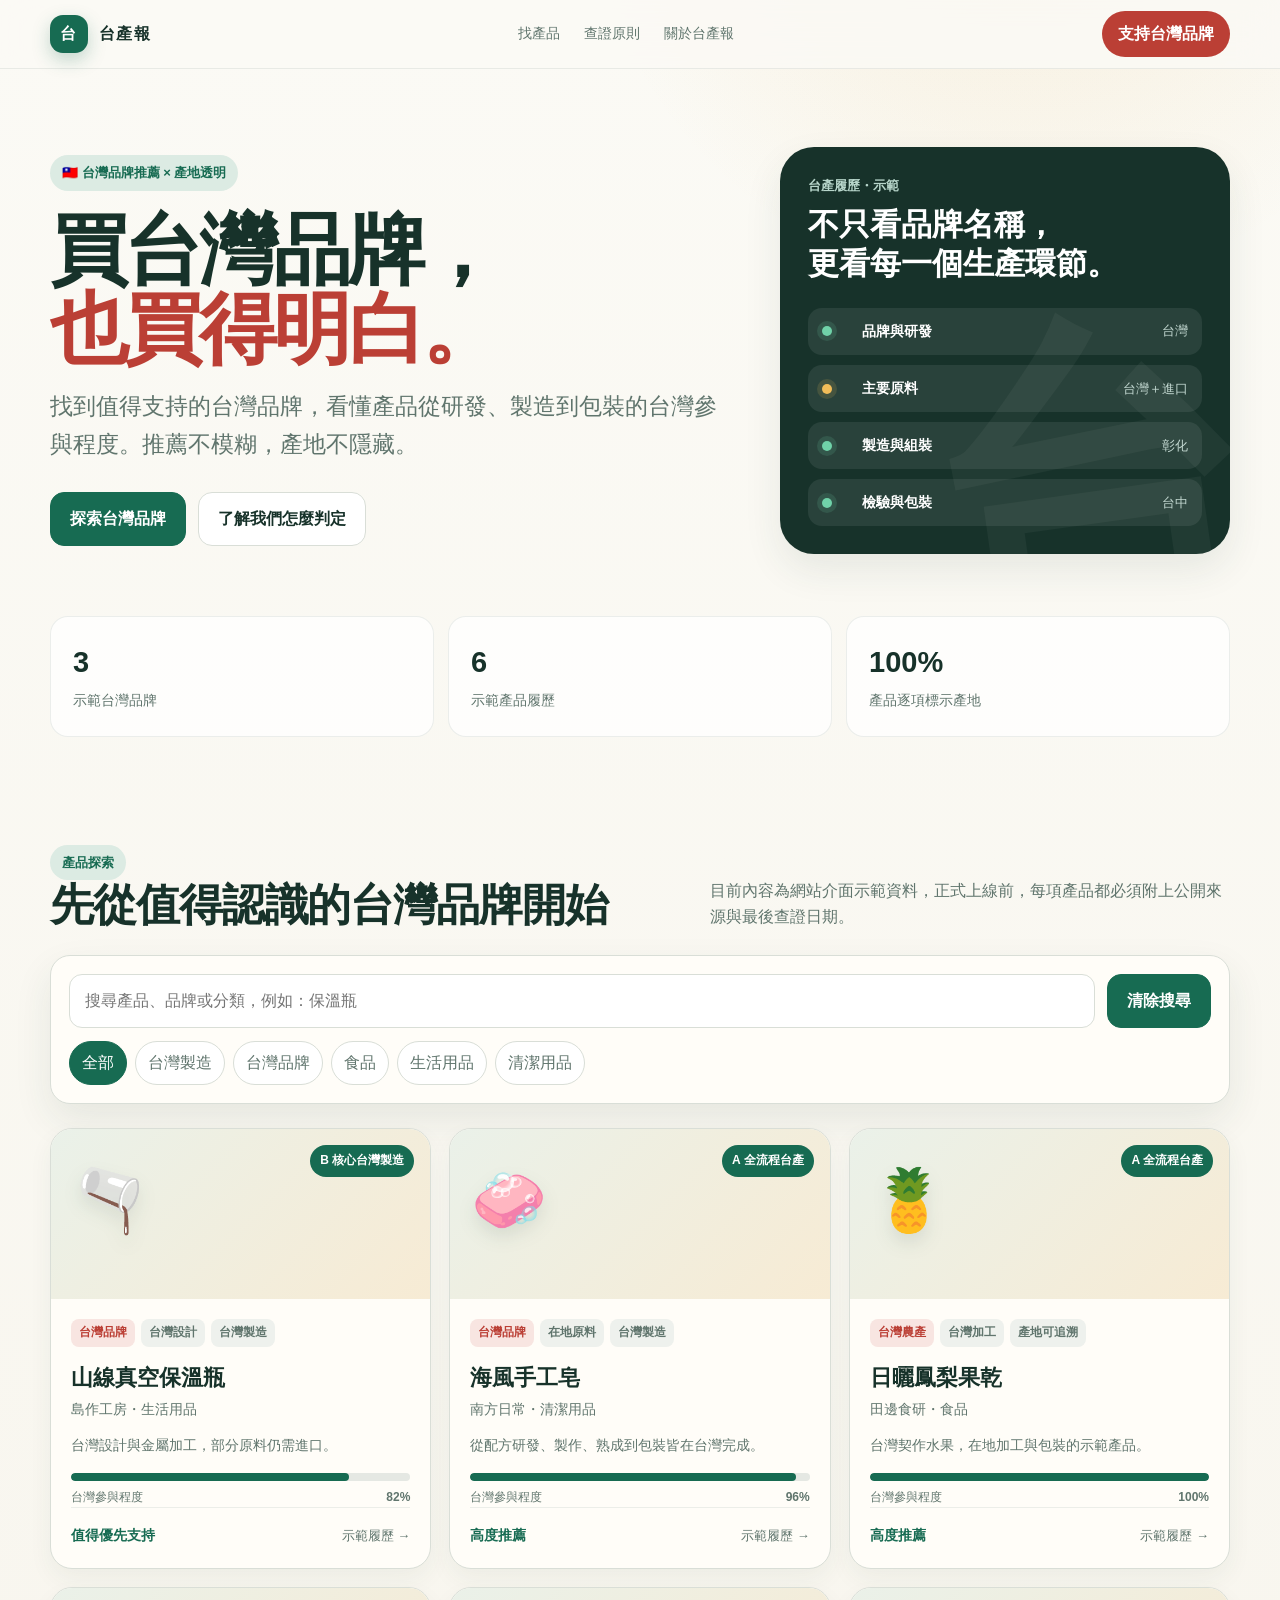
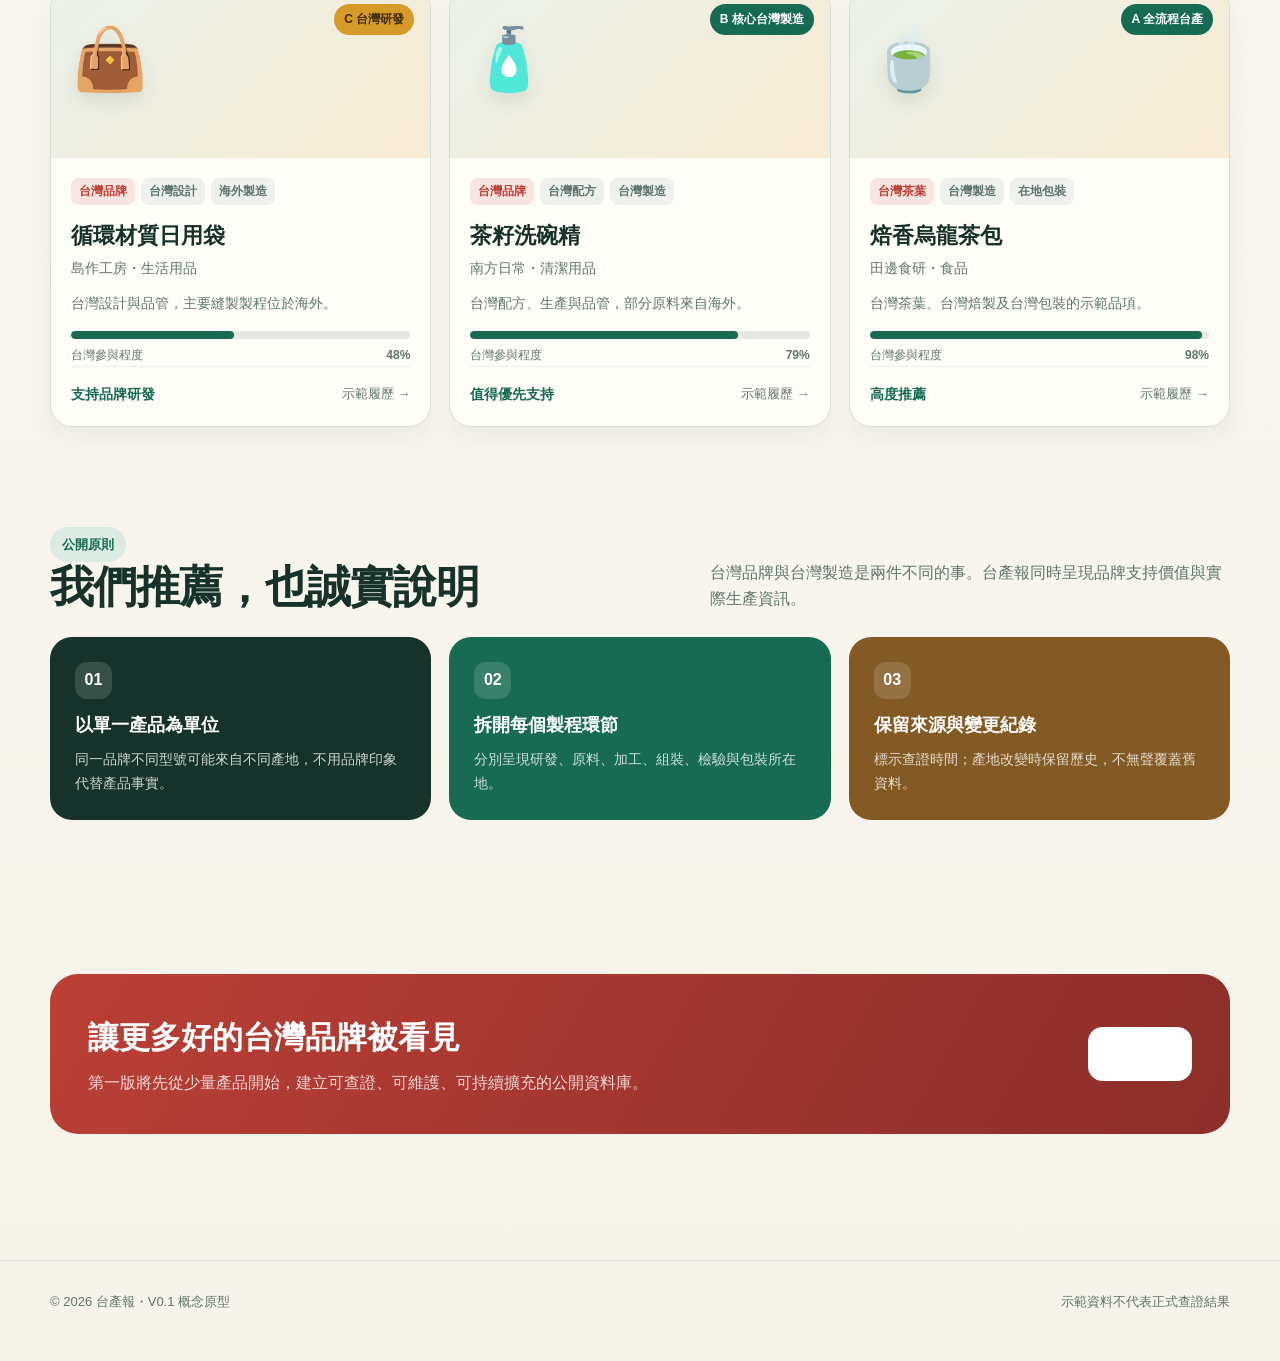
<file: versions_review/v0.1/index.html>
<!doctype html>
<html lang="zh-Hant">
<head>
  <meta charset="utf-8" />
  <meta name="viewport" content="width=device-width, initial-scale=1" />
  <title>台產報｜台灣品牌推薦與產地透明平台</title>
  <meta name="description" content="找到值得支持的台灣品牌，看懂每項產品真正的產地與製造履歷。" />
  <style>
    :root {
      --ink: #17322a;
      --muted: #60756d;
      --paper: #f6f3ea;
      --card: #fffdf8;
      --green: #176b52;
      --green-2: #dcebe3;
      --red: #bb3f35;
      --gold: #d69a28;
      --line: #d9ded7;
      --shadow: 0 16px 38px rgba(31, 66, 54, .09);
      --radius: 22px;
    }
    * { box-sizing: border-box; }
    html { scroll-behavior: smooth; }
    body {
      margin: 0;
      color: var(--ink);
      background:
        radial-gradient(circle at 80% -5%, rgba(214,154,40,.13), transparent 28rem),
        linear-gradient(180deg, #fbfaf5 0%, var(--paper) 100%);
      font-family: -apple-system, BlinkMacSystemFont, "PingFang TC", "Noto Sans TC", "Microsoft JhengHei", sans-serif;
      line-height: 1.65;
    }
    a { color: inherit; }
    button, input { font: inherit; }
    .wrap { width: min(1180px, calc(100% - 36px)); margin: 0 auto; }
    .topbar {
      position: sticky; top: 0; z-index: 30;
      backdrop-filter: blur(18px);
      background: rgba(251,250,245,.86);
      border-bottom: 1px solid rgba(23,50,42,.08);
    }
    .nav { min-height: 68px; display: flex; align-items: center; justify-content: space-between; gap: 20px; }
    .brand { display: flex; align-items: center; gap: 11px; font-weight: 900; letter-spacing: .08em; text-decoration: none; }
    .mark {
      width: 38px; aspect-ratio: 1; border-radius: 13px; display: grid; place-items: center;
      color: white; background: var(--green); box-shadow: 0 7px 18px rgba(23,107,82,.25);
    }
    .navlinks { display: flex; gap: 24px; font-size: 14px; color: var(--muted); }
    .navlinks a { text-decoration: none; }
    .nav-cta { border: 0; color: white; background: var(--red); padding: 10px 16px; border-radius: 999px; font-weight: 800; }

    .hero { padding: 78px 0 48px; }
    .hero-grid { display: grid; grid-template-columns: 1.2fr .8fr; gap: 56px; align-items: center; }
    .eyebrow { display: inline-flex; gap: 8px; align-items: center; color: var(--green); background: var(--green-2); border-radius: 999px; padding: 7px 12px; font-size: 13px; font-weight: 800; }
    h1 { margin: 20px 0 18px; font-size: clamp(42px, 7vw, 78px); line-height: 1.02; letter-spacing: -.045em; }
    h1 span { color: var(--red); }
    .lead { max-width: 720px; margin: 0 0 28px; color: var(--muted); font-size: clamp(18px, 2.2vw, 23px); }
    .hero-actions { display: flex; gap: 12px; flex-wrap: wrap; }
    .btn { border: 1px solid var(--line); background: white; padding: 13px 19px; border-radius: 14px; font-weight: 850; text-decoration: none; cursor: pointer; }
    .btn.primary { background: var(--green); color: white; border-color: var(--green); }
    .hero-card {
      position: relative; overflow: hidden; min-height: 390px; padding: 28px;
      border-radius: 34px; background: var(--ink); color: white; box-shadow: var(--shadow);
    }
    .hero-card::after {
      content: "台"; position: absolute; right: -24px; bottom: -96px; font-size: 330px; line-height: 1; font-weight: 1000;
      color: rgba(255,255,255,.045); transform: rotate(-8deg);
    }
    .card-kicker { color: #b8d6cb; font-size: 13px; font-weight: 800; }
    .hero-card h2 { margin: 10px 0 24px; font-size: 31px; line-height: 1.25; }
    .track { display: grid; gap: 10px; position: relative; z-index: 1; }
    .track-row { display: grid; grid-template-columns: 28px 1fr auto; gap: 12px; align-items: center; padding: 12px 14px; border-radius: 14px; background: rgba(255,255,255,.08); }
    .track-row strong { font-size: 14px; }
    .track-row small { color: #c3d8d1; }
    .dot { width: 10px; aspect-ratio: 1; border-radius: 50%; background: #70d2a9; box-shadow: 0 0 0 5px rgba(112,210,169,.14); }
    .dot.warn { background: #f2bd59; box-shadow: 0 0 0 5px rgba(242,189,89,.14); }

    .stats { display: grid; grid-template-columns: repeat(3,1fr); gap: 14px; margin: 14px auto 58px; }
    .stat { padding: 22px; background: rgba(255,255,255,.72); border: 1px solid rgba(23,50,42,.08); border-radius: 18px; }
    .stat b { display: block; font-size: 29px; }
    .stat span { color: var(--muted); font-size: 14px; }

    section { padding: 50px 0; }
    .section-head { display: flex; align-items: end; justify-content: space-between; gap: 24px; margin-bottom: 24px; }
    .section-head h2 { margin: 0; font-size: clamp(29px, 4vw, 44px); line-height: 1.15; letter-spacing: -.025em; }
    .section-head p { margin: 0; color: var(--muted); max-width: 520px; }

    .searchbox { padding: 18px; background: var(--card); border: 1px solid var(--line); border-radius: 20px; box-shadow: var(--shadow); }
    .searchrow { display: grid; grid-template-columns: 1fr auto; gap: 12px; }
    .searchrow input { width: 100%; border: 1px solid var(--line); border-radius: 13px; padding: 13px 15px; outline: none; background: white; }
    .searchrow input:focus { border-color: var(--green); box-shadow: 0 0 0 3px rgba(23,107,82,.11); }
    .chips { display: flex; gap: 8px; flex-wrap: wrap; margin-top: 13px; }
    .chip { border: 1px solid var(--line); background: white; color: var(--muted); border-radius: 999px; padding: 8px 12px; cursor: pointer; }
    .chip.active { background: var(--green); border-color: var(--green); color: white; }

    .products { display: grid; grid-template-columns: repeat(3,1fr); gap: 18px; margin-top: 24px; }
    .product { display: flex; flex-direction: column; min-height: 100%; background: var(--card); border: 1px solid var(--line); border-radius: var(--radius); overflow: hidden; box-shadow: 0 10px 24px rgba(31,66,54,.055); }
    .product-top { min-height: 170px; padding: 21px; position: relative; background: linear-gradient(135deg, #eaf1e9, #f7ebd4); }
    .product-icon { font-size: 61px; filter: drop-shadow(0 9px 9px rgba(23,50,42,.1)); }
    .level { position: absolute; top: 16px; right: 16px; color: white; background: var(--green); border-radius: 999px; padding: 6px 10px; font-size: 12px; font-weight: 900; }
    .level.c { background: var(--gold); color: #3f2d0a; }
    .product-body { padding: 20px; display: flex; flex-direction: column; flex: 1; }
    .badges { display: flex; flex-wrap: wrap; gap: 6px; }
    .badge { font-size: 12px; font-weight: 750; background: #eef1ed; color: var(--muted); padding: 4px 8px; border-radius: 8px; }
    .badge.brand-badge { color: var(--red); background: #f8e5e1; }
    .product h3 { margin: 13px 0 2px; font-size: 22px; }
    .maker { color: var(--muted); font-size: 14px; }
    .product-desc { color: var(--muted); font-size: 14px; margin: 12px 0 16px; }
    .meter { height: 8px; background: #e5e8e3; border-radius: 99px; overflow: hidden; }
    .meter > span { height: 100%; display: block; background: var(--green); border-radius: inherit; }
    .meter-label { display: flex; justify-content: space-between; margin-top: 7px; font-size: 12px; color: var(--muted); }
    .product-foot { margin-top: auto; padding-top: 16px; display: flex; justify-content: space-between; align-items: center; border-top: 1px solid #eceee9; }
    .recommend { color: var(--green); font-weight: 900; font-size: 14px; }
    .detail { font-size: 13px; color: var(--muted); }
    .empty { grid-column: 1/-1; text-align: center; color: var(--muted); padding: 46px; border: 1px dashed var(--line); border-radius: var(--radius); }

    .principles { display: grid; grid-template-columns: repeat(3,1fr); gap: 18px; }
    .principle { background: var(--ink); color: white; padding: 25px; border-radius: 22px; }
    .principle:nth-child(2) { background: var(--green); }
    .principle:nth-child(3) { background: #845a24; }
    .principle b { display: block; font-size: 18px; margin: 12px 0 8px; }
    .principle p { margin: 0; opacity: .78; font-size: 14px; }
    .num { display: grid; place-items: center; width: 37px; aspect-ratio: 1; border-radius: 12px; background: rgba(255,255,255,.14); font-weight: 900; }

    .cta { margin: 54px auto 76px; padding: 38px; border-radius: 28px; color: white; background: linear-gradient(120deg, var(--red), #8c2e29); display: flex; align-items: center; justify-content: space-between; gap: 25px; }
    .cta h2 { margin: 0 0 7px; font-size: 31px; }
    .cta p { margin: 0; color: rgba(255,255,255,.8); }
    .cta .btn { border-color: white; white-space: nowrap; }
    footer { padding: 30px 0 48px; color: var(--muted); border-top: 1px solid var(--line); font-size: 13px; }
    .footer-row { display: flex; justify-content: space-between; gap: 20px; }

    @media (max-width: 900px) {
      .hero-grid, .products, .principles { grid-template-columns: 1fr 1fr; }
      .hero-grid > :first-child { grid-column: 1/-1; }
      .hero-card { min-height: auto; }
      .products .product:last-child { grid-column: 1/-1; }
    }
    @media (max-width: 650px) {
      .wrap { width: min(100% - 24px, 1180px); }
      .navlinks { display: none; }
      .hero { padding-top: 48px; }
      .hero-grid, .products, .principles, .stats { grid-template-columns: 1fr; gap: 12px; }
      .products .product:last-child { grid-column: auto; }
      .section-head, .cta, .footer-row { align-items: flex-start; flex-direction: column; }
      .searchrow { grid-template-columns: 1fr; }
      .hero-card { padding: 22px; }
      .cta { padding: 26px; }
    }
  </style>
</head>
<body>
  <header class="topbar">
    <div class="wrap nav">
      <a class="brand" href="#top"><span class="mark">台</span><span>台產報</span></a>
      <nav class="navlinks" aria-label="主要導覽">
        <a href="#products">找產品</a>
        <a href="#method">查證原則</a>
        <a href="#about">關於台產報</a>
      </nav>
      <button class="nav-cta" onclick="document.querySelector('#products').scrollIntoView()">支持台灣品牌</button>
    </div>
  </header>

  <main id="top">
    <section class="hero">
      <div class="wrap hero-grid">
        <div>
          <span class="eyebrow">🇹🇼 台灣品牌推薦 × 產地透明</span>
          <h1>買台灣品牌，<br><span>也買得明白。</span></h1>
          <p class="lead">找到值得支持的台灣品牌，看懂產品從研發、製造到包裝的台灣參與程度。推薦不模糊，產地不隱藏。</p>
          <div class="hero-actions">
            <a class="btn primary" href="#products">探索台灣品牌</a>
            <a class="btn" href="#method">了解我們怎麼判定</a>
          </div>
        </div>

        <aside class="hero-card" aria-label="台產履歷示範">
          <div class="card-kicker">台產履歷・示範</div>
          <h2>不只看品牌名稱，<br>更看每一個生產環節。</h2>
          <div class="track">
            <div class="track-row"><span class="dot"></span><strong>品牌與研發</strong><small>台灣</small></div>
            <div class="track-row"><span class="dot warn"></span><strong>主要原料</strong><small>台灣＋進口</small></div>
            <div class="track-row"><span class="dot"></span><strong>製造與組裝</strong><small>彰化</small></div>
            <div class="track-row"><span class="dot"></span><strong>檢驗與包裝</strong><small>台中</small></div>
          </div>
        </aside>
      </div>
    </section>

    <div class="wrap stats" aria-label="網站示範統計">
      <div class="stat"><b id="brandCount">3</b><span>示範台灣品牌</span></div>
      <div class="stat"><b id="productCount">6</b><span>示範產品履歷</span></div>
      <div class="stat"><b>100%</b><span>產品逐項標示產地</span></div>
    </div>

    <section id="products">
      <div class="wrap">
        <div class="section-head">
          <div><span class="eyebrow">產品探索</span><h2>先從值得認識的台灣品牌開始</h2></div>
          <p>目前內容為網站介面示範資料，正式上線前，每項產品都必須附上公開來源與最後查證日期。</p>
        </div>

        <div class="searchbox">
          <div class="searchrow">
            <input id="searchInput" type="search" placeholder="搜尋產品、品牌或分類，例如：保溫瓶" aria-label="搜尋產品" />
            <button class="btn primary" id="clearBtn">清除搜尋</button>
          </div>
          <div class="chips" id="chips" aria-label="產品篩選">
            <button class="chip active" data-filter="all">全部</button>
            <button class="chip" data-filter="made">台灣製造</button>
            <button class="chip" data-filter="brand">台灣品牌</button>
            <button class="chip" data-filter="food">食品</button>
            <button class="chip" data-filter="home">生活用品</button>
            <button class="chip" data-filter="clean">清潔用品</button>
          </div>
        </div>

        <div class="products" id="productGrid" aria-live="polite"></div>
      </div>
    </section>

    <section id="method">
      <div class="wrap">
        <div class="section-head">
          <div><span class="eyebrow">公開原則</span><h2>我們推薦，也誠實說明</h2></div>
          <p>台灣品牌與台灣製造是兩件不同的事。台產報同時呈現品牌支持價值與實際生產資訊。</p>
        </div>
        <div class="principles">
          <article class="principle"><span class="num">01</span><b>以單一產品為單位</b><p>同一品牌不同型號可能來自不同產地，不用品牌印象代替產品事實。</p></article>
          <article class="principle"><span class="num">02</span><b>拆開每個製程環節</b><p>分別呈現研發、原料、加工、組裝、檢驗與包裝所在地。</p></article>
          <article class="principle"><span class="num">03</span><b>保留來源與變更紀錄</b><p>標示查證時間；產地改變時保留歷史，不無聲覆蓋舊資料。</p></article>
        </div>
      </div>
    </section>

    <section id="about">
      <div class="wrap cta">
        <div><h2>讓更多好的台灣品牌被看見</h2><p>第一版將先從少量產品開始，建立可查證、可維護、可持續擴充的公開資料庫。</p></div>
        <a class="btn" href="mailto:?subject=%E6%8E%A8%E8%96%A6%E5%8F%B0%E7%81%A3%E5%93%81%E7%89%8C%E7%B5%A6%E5%8F%B0%E7%94%A2%E5%A0%B1">推薦品牌</a>
      </div>
    </section>
  </main>

  <footer>
    <div class="wrap footer-row"><span>© 2026 台產報・V0.1 概念原型</span><span>示範資料不代表正式查證結果</span></div>
  </footer>

  <script>
    const products = [
      { name:'山線真空保溫瓶', brand:'島作工房', icon:'🫗', category:'生活用品', tags:['home','made','brand'], level:'B', levelText:'B 核心台灣製造', desc:'台灣設計與金屬加工，部分原料仍需進口。', participation:82, support:'值得優先支持', badges:['台灣品牌','台灣設計','台灣製造'] },
      { name:'海風手工皂', brand:'南方日常', icon:'🧼', category:'清潔用品', tags:['clean','made','brand'], level:'A', levelText:'A 全流程台產', desc:'從配方研發、製作、熟成到包裝皆在台灣完成。', participation:96, support:'高度推薦', badges:['台灣品牌','在地原料','台灣製造'] },
      { name:'日曬鳳梨果乾', brand:'田邊食研', icon:'🍍', category:'食品', tags:['food','made','brand'], level:'A', levelText:'A 全流程台產', desc:'台灣契作水果，在地加工與包裝的示範產品。', participation:100, support:'高度推薦', badges:['台灣農產','台灣加工','產地可追溯'] },
      { name:'循環材質日用袋', brand:'島作工房', icon:'👜', category:'生活用品', tags:['home','brand'], level:'C', levelText:'C 台灣研發', desc:'台灣設計與品管，主要縫製製程位於海外。', participation:48, support:'支持品牌研發', badges:['台灣品牌','台灣設計','海外製造'] },
      { name:'茶籽洗碗精', brand:'南方日常', icon:'🧴', category:'清潔用品', tags:['clean','made','brand'], level:'B', levelText:'B 核心台灣製造', desc:'台灣配方、生產與品管，部分原料來自海外。', participation:79, support:'值得優先支持', badges:['台灣品牌','台灣配方','台灣製造'] },
      { name:'焙香烏龍茶包', brand:'田邊食研', icon:'🍵', category:'食品', tags:['food','made','brand'], level:'A', levelText:'A 全流程台產', desc:'台灣茶葉、台灣焙製及台灣包裝的示範品項。', participation:98, support:'高度推薦', badges:['台灣茶葉','台灣製造','在地包裝'] }
    ];

    let activeFilter = 'all';
    const grid = document.querySelector('#productGrid');
    const input = document.querySelector('#searchInput');

    function render() {
      const q = input.value.trim().toLowerCase();
      const list = products.filter(p => {
        const matchesFilter = activeFilter === 'all' || p.tags.includes(activeFilter);
        const haystack = [p.name,p.brand,p.category,p.desc,...p.badges].join(' ').toLowerCase();
        return matchesFilter && haystack.includes(q);
      });
      grid.innerHTML = list.length ? list.map(p => `
        <article class="product">
          <div class="product-top"><span class="product-icon">${p.icon}</span><span class="level ${p.level === 'C' ? 'c' : ''}">${p.levelText}</span></div>
          <div class="product-body">
            <div class="badges">${p.badges.map((b,i)=>`<span class="badge ${i===0?'brand-badge':''}">${b}</span>`).join('')}</div>
            <h3>${p.name}</h3><div class="maker">${p.brand}・${p.category}</div>
            <p class="product-desc">${p.desc}</p>
            <div class="meter" aria-label="台灣參與程度 ${p.participation}%"><span style="width:${p.participation}%"></span></div>
            <div class="meter-label"><span>台灣參與程度</span><b>${p.participation}%</b></div>
            <div class="product-foot"><span class="recommend">${p.support}</span><span class="detail">示範履歷 →</span></div>
          </div>
        </article>`).join('') : '<div class="empty">目前沒有符合條件的示範產品。</div>';
    }

    document.querySelector('#chips').addEventListener('click', e => {
      const btn = e.target.closest('.chip');
      if (!btn) return;
      document.querySelectorAll('.chip').forEach(c => c.classList.remove('active'));
      btn.classList.add('active');
      activeFilter = btn.dataset.filter;
      render();
    });
    input.addEventListener('input', render);
    document.querySelector('#clearBtn').addEventListener('click', () => { input.value=''; activeFilter='all'; document.querySelectorAll('.chip').forEach((c,i)=>c.classList.toggle('active',i===0)); render(); });
    document.querySelector('#productCount').textContent = products.length;
    document.querySelector('#brandCount').textContent = new Set(products.map(p=>p.brand)).size;
    render();
  </script>
</body>
</html>
</file>
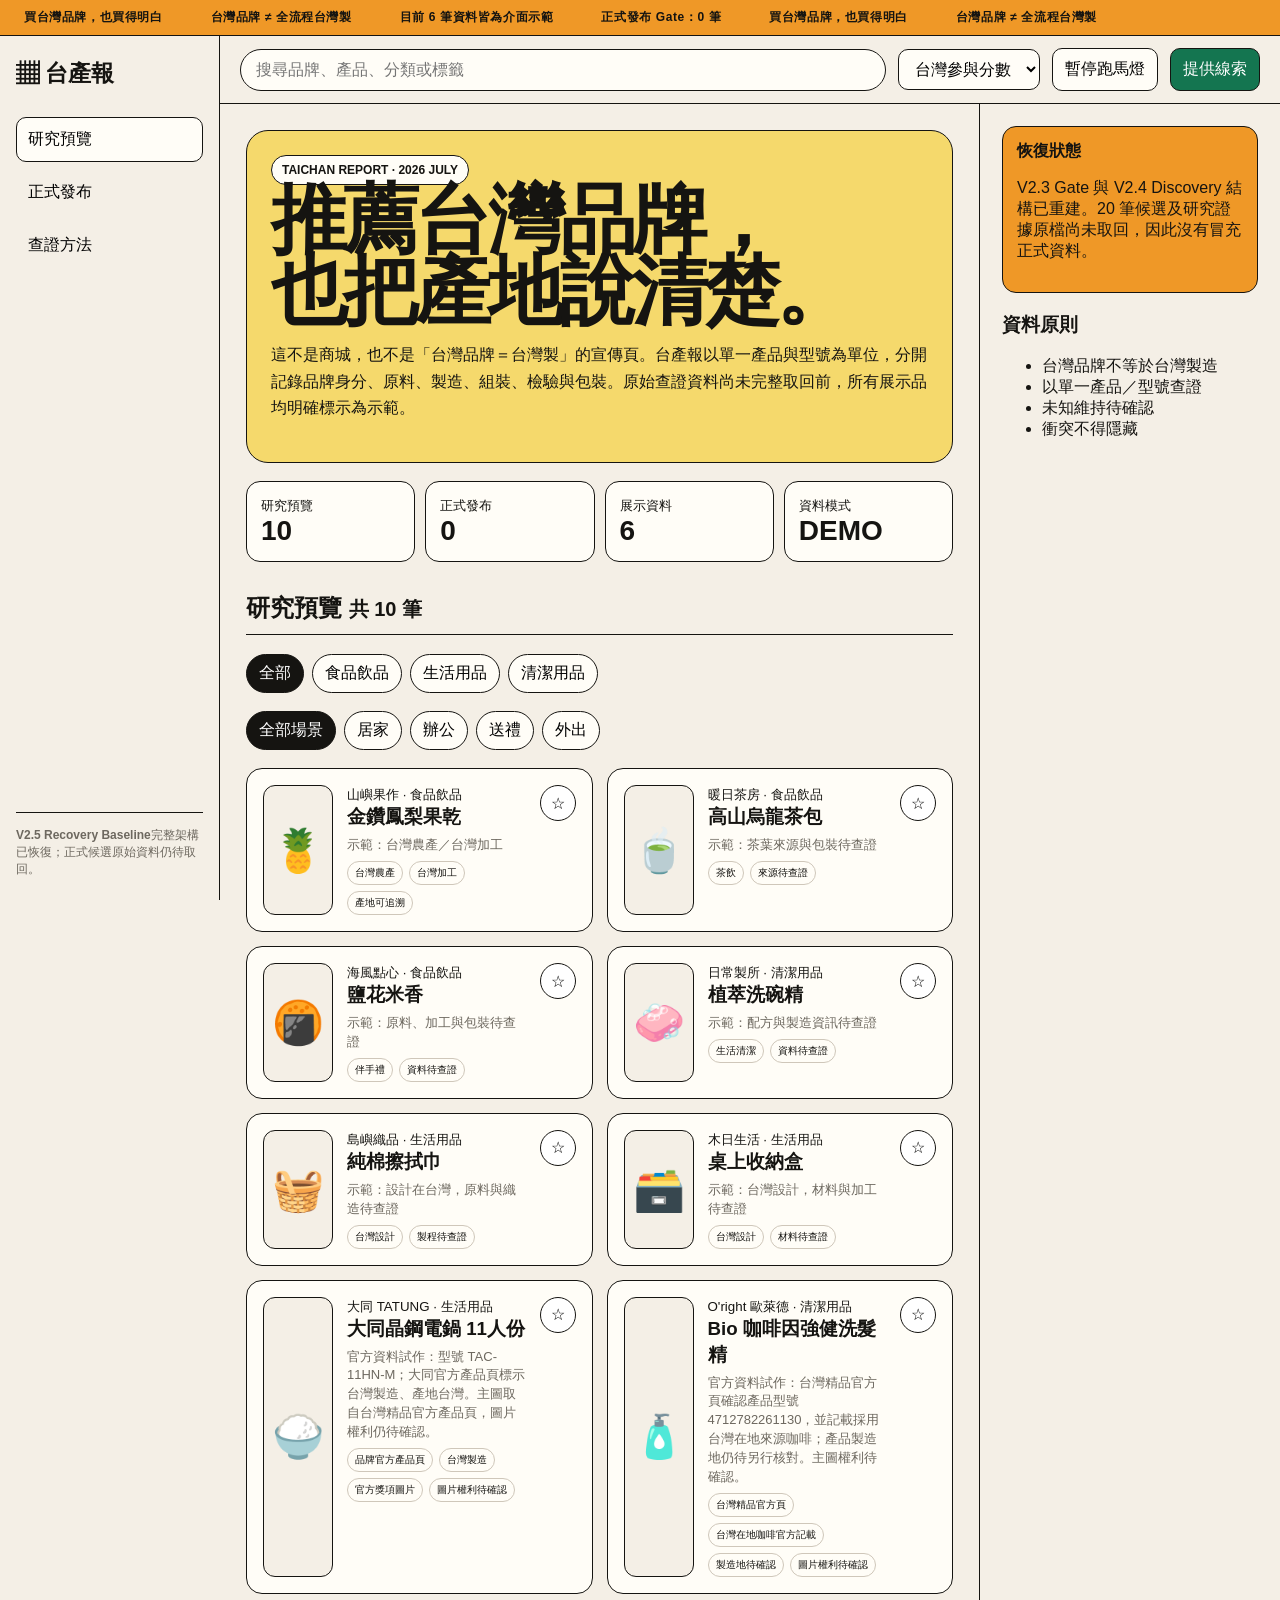
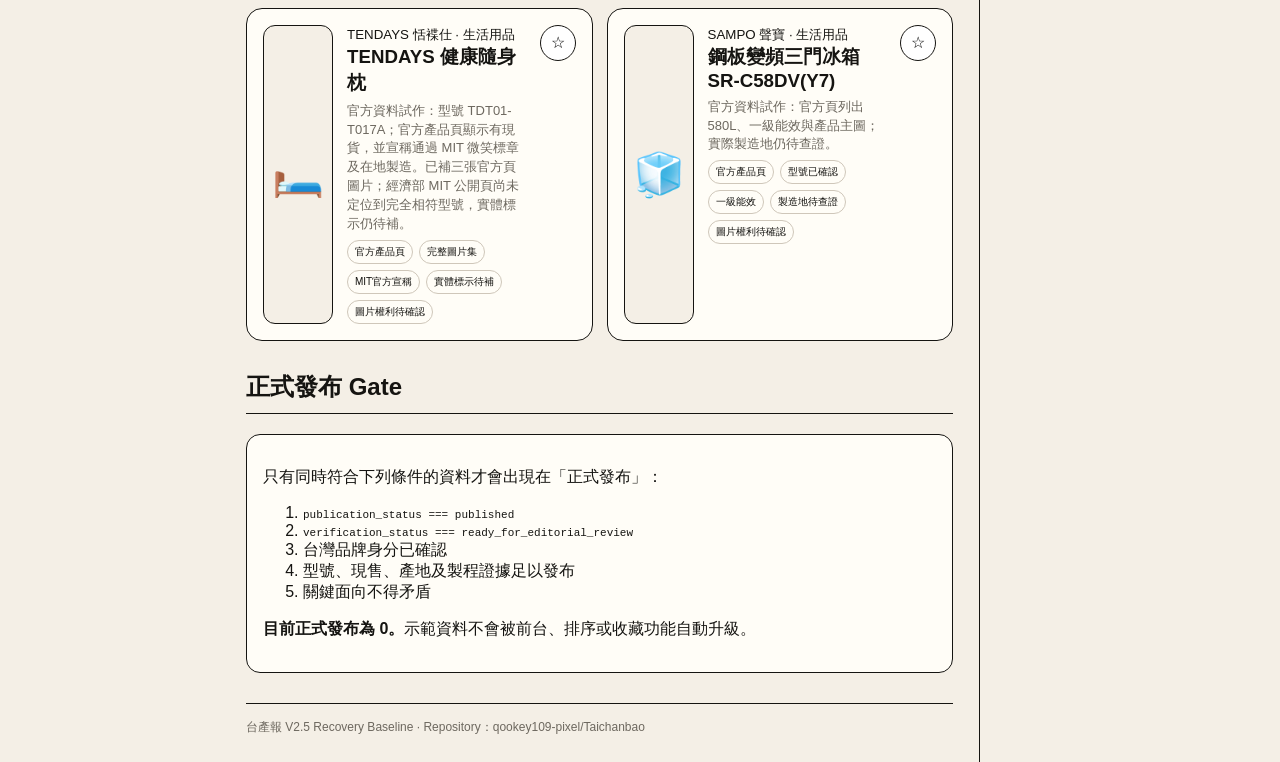
<file: versions_review/v2.5/index.html>
<!doctype html><html lang="zh-Hant"><head><meta charset="utf-8"><meta name="viewport" content="width=device-width,initial-scale=1"><base href="../../"><title>台產報｜台灣品牌與產地透明平台</title><meta name="description" content="推薦台灣品牌，同時逐項揭露產品產地、製程與資料缺口。"><link rel="stylesheet" href="assets/styles.css"></head><body>
<div class="ticker"><div class="ticker-track"><span>買台灣品牌，也買得明白</span><span>台灣品牌 ≠ 全流程台灣製</span><span>目前 6 筆資料皆為介面示範</span><span>正式發布 Gate：0 筆</span><span>買台灣品牌，也買得明白</span><span>台灣品牌 ≠ 全流程台灣製</span></div></div>
<div class="app"><aside class="sidebar"><div class="brand">▦ 台產報</div><nav class="nav"><button data-view="research">研究預覽</button><button data-view="published">正式發布</button><button onclick="document.querySelector('#method').scrollIntoView()">查證方法</button></nav><div class="side-note"><strong>V2.5 Recovery Baseline</strong>完整架構已恢復；正式候選原始資料仍待取回。</div></aside>
<div class="workspace"><header class="toolbar"><input id="search" placeholder="搜尋品牌、產品、分類或標籤"><select id="sort"><option value="score">台灣參與分數</option><option value="name">產品名稱</option><option value="brand">品牌名稱</option><option value="category">分類</option><option value="favorites">收藏優先</option></select><button id="tickerToggle">暫停跑馬燈</button><button class="primary" id="openIntake">提供線索</button></header>
<div class="layout"><main><section class="hero"><span class="badge">TAICHAN REPORT · 2026 JULY</span><div><h1>推薦台灣品牌，<br>也把產地說清楚。</h1><p>這不是商城，也不是「台灣品牌＝台灣製」的宣傳頁。台產報以單一產品與型號為單位，分開記錄品牌身分、原料、製造、組裝、檢驗與包裝。原始查證資料尚未完整取回前，所有展示品均明確標示為示範。</p></div></section>
<div class="stats"><div class="stat"><small>研究預覽</small><strong id="researchCount">0</strong></div><div class="stat"><small>正式發布</small><strong id="publishedCount">0</strong></div><div class="stat"><small>展示資料</small><strong>6</strong></div><div class="stat"><small>資料模式</small><strong>DEMO</strong></div></div>
<section class="section"><h2><span id="viewTitle">研究預覽</span> <small>共 <span id="viewCount">0</span> 筆</small></h2><div class="filters"><button class="active" data-category="全部">全部</button><button data-category="食品飲品">食品飲品</button><button data-category="生活用品">生活用品</button><button data-category="清潔用品">清潔用品</button></div><div class="filters"><button class="active" data-scene="全部">全部場景</button><button data-scene="居家">居家</button><button data-scene="辦公">辦公</button><button data-scene="送禮">送禮</button><button data-scene="外出">外出</button></div><div id="cards" class="grid"></div></section>
<section class="section" id="method"><h2>正式發布 Gate</h2><div class="gate"><p>只有同時符合下列條件的資料才會出現在「正式發布」：</p><ol><li><code>publication_status === published</code></li><li><code>verification_status === ready_for_editorial_review</code></li><li>台灣品牌身分已確認</li><li>型號、現售、產地及製程證據足以發布</li><li>關鍵面向不得矛盾</li></ol><p><strong>目前正式發布為 0。</strong>示範資料不會被前台、排序或收藏功能自動升級。</p></div></section>
<footer class="footer">台產報 V2.5 Recovery Baseline · Repository：qookey109-pixel/Taichanbao</footer></main>
<aside><div class="notice"><strong>恢復狀態</strong><p>V2.3 Gate 與 V2.4 Discovery 結構已重建。20 筆候選及研究證據原檔尚未取回，因此沒有冒充正式資料。</p></div><h3>資料原則</h3><ul><li>台灣品牌不等於台灣製造</li><li>以單一產品／型號查證</li><li>未知維持待確認</li><li>衝突不得隱藏</li></ul></aside></div></div></div>
<div class="drawer" id="drawer"><button id="closeDrawer">關閉</button><h2>提供品牌或產品線索</h2><p>目前提供三種 intake 入口：</p><ol><li>品牌官方資料</li><li>產品包裝或標示照片</li><li>公開查證來源網址</li></ol><p>本版本不會送出資料；請先透過 Repository Issue 或後續正式表單提交。</p></div>
<nav class="mobile-nav"><button data-view="research">研究</button><button data-view="published">正式</button><button onclick="document.querySelector('#method').scrollIntoView()">查證</button></nav>
<script src="assets/app.js"></script></body></html>
</file>
